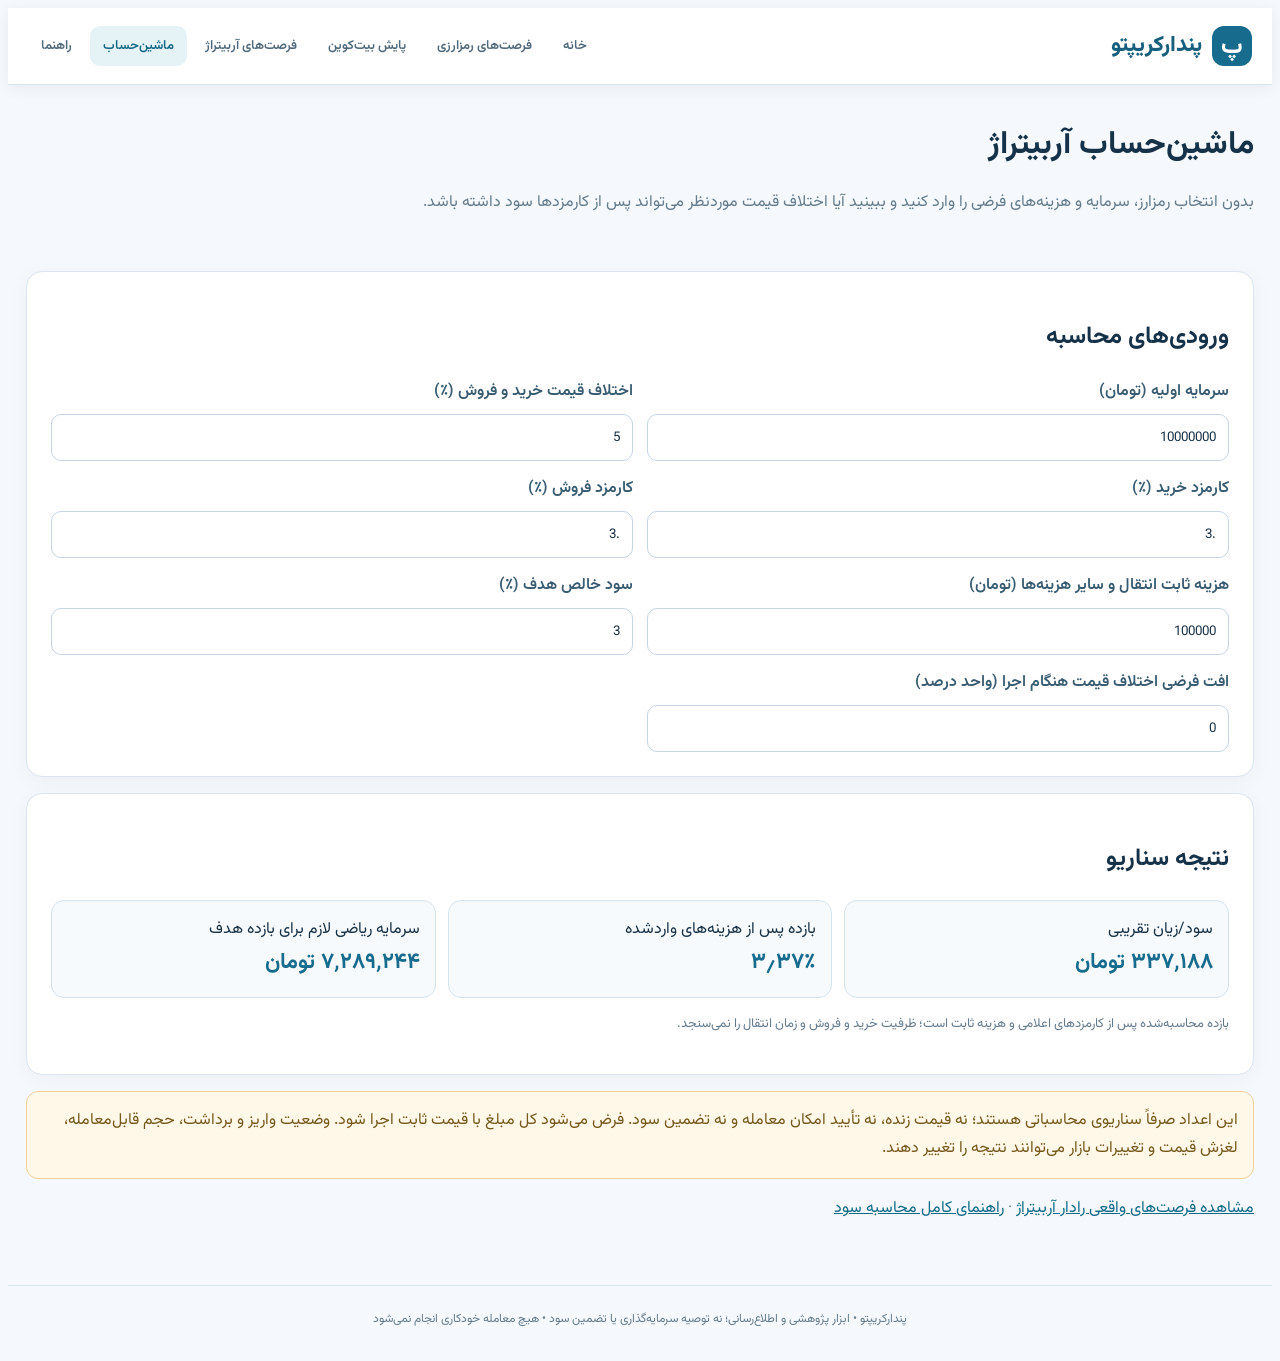
<file: calculator.html>
<!doctype html><html lang="fa" dir="rtl"><head><meta charset="utf-8"><meta name="viewport" content="width=device-width,initial-scale=1"><title>ماشین‌حساب آربیتراژ | پندارکریپتو</title><link rel="stylesheet" href="./styles.css"><style>main{max-width:1000px;margin:24px auto;padding:10px 18px}.hero{padding:22px 0}.hero h1{margin:0 0 12px}.calc{display:grid;grid-template-columns:repeat(2,minmax(0,1fr));gap:14px}.form-field{display:grid;gap:8px}.form-field label{font-weight:600;color:#385b70}.form-field input{padding:12px;width:100%}.panel{padding:24px;margin:16px 0}.stats{display:grid;grid-template-columns:repeat(3,1fr);gap:12px}.metric{border:1px solid #d6e3ed;border-radius:13px;background:#f6fafc;padding:15px}.metric b{font-size:22px;color:#176b8d;display:block;overflow-wrap:anywhere}.caution{background:#fff8e8;border:1px solid #efd29a;border-radius:12px;padding:15px;color:#75581d}.explain{font-size:13px;color:#526c80;line-height:2}@media(max-width:760px){.calc,.stats{grid-template-columns:1fr}}</style></head><body><main><div class="hero"><h1>ماشین‌حساب آربیتراژ</h1><p>بدون انتخاب رمزارز، سرمایه و هزینه‌های فرضی را وارد کنید و ببینید آیا اختلاف قیمت موردنظر می‌تواند پس از کارمزدها سود داشته باشد.</p></div><section class="panel"><h2>ورودی‌های محاسبه</h2><div class="calc"><div class="form-field"><label for="capital">سرمایه اولیه (تومان)</label><input id="capital" type="number" min="1" value="10000000"></div><div class="form-field"><label for="spread">اختلاف قیمت خرید و فروش (٪)</label><input id="spread" type="number" min="0" step=".01" value="5"></div><div class="form-field"><label for="buyFee">کارمزد خرید (٪)</label><input id="buyFee" type="number" min="0" step=".01" value=".3"></div><div class="form-field"><label for="sellFee">کارمزد فروش (٪)</label><input id="sellFee" type="number" min="0" step=".01" value=".3"></div><div class="form-field"><label for="transferFee">هزینه ثابت انتقال و سایر هزینه‌ها (تومان)</label><input id="transferFee" type="number" min="0" value="100000"></div><div class="form-field"><label for="target">سود خالص هدف (٪)</label><input id="target" type="number" min="0" step=".1" value="3"></div><div class="form-field"><label for="decay">افت فرضی اختلاف قیمت هنگام اجرا (واحد درصد)</label><input id="decay" type="number" min="0" step=".1" value="0"></div></div></section><section class="panel"><h2>نتیجه سناریو</h2><div class="stats"><div class="metric"><span>سود/زیان تقریبی</span><b id="profit">—</b></div><div class="metric"><span>بازده پس از هزینه‌های واردشده</span><b id="return">—</b></div><div class="metric"><span>سرمایه ریاضی لازم برای بازده هدف</span><b id="minimum">—</b></div></div><p class="explain" id="calcnote"></p></section><div class="caution">این اعداد صرفاً سناریوی محاسباتی هستند؛ نه قیمت زنده، نه تأیید امکان معامله و نه تضمین سود. فرض می‌شود کل مبلغ با قیمت ثابت اجرا شود. وضعیت واریز و برداشت، حجم قابل‌معامله، لغزش قیمت و تغییرات بازار می‌توانند نتیجه را تغییر دهند.</div><p><a href="./arbitrage.html">مشاهده فرصت‌های واقعی رادار آربیتراژ</a> · <a href="./guide.html#calculation">راهنمای کامل محاسبه سود</a></p></main><script src="./site.js" defer></script><script>
const el=id=>document.getElementById(id), format=n=>Math.round(n).toLocaleString('fa-IR');function calculate(){const ids=['capital','spread','buyFee','sellFee','transferFee','target','decay'];const n=Object.fromEntries(ids.map(id=>[id,Number(el(id).value)]));if(ids.some(id=>el(id).value===''||!Number.isFinite(n[id])||n[id]<0)||n.capital<=0||n.buyFee>=100||n.sellFee>=100){el('profit').textContent='ورودی نامعتبر';el('return').textContent='—';el('minimum').textContent='—';return;}const factor=(1+(n.spread-n.decay)/100)*(1-n.sellFee/100)/(1+n.buyFee/100);const profit=n.capital*(factor-1)-n.transferFee;el('profit').textContent=format(profit)+' تومان';el('return').textContent=(profit/n.capital*100).toLocaleString('fa-IR',{maximumFractionDigits:2})+'٪';const margin=factor-1-n.target/100;el('minimum').textContent=margin<=0?'با این شرایط قابل دستیابی نیست':n.transferFee===0?'بیش از صفر (بدون هزینه ثابت)':format(n.transferFee/margin)+' تومان';el('calcnote').textContent='بازده محاسبه‌شده پس از کارمزدهای اعلامی و هزینه ثابت است؛ ظرفیت خرید و فروش و زمان انتقال را نمی‌سنجد.';}for(const id of ['capital','spread','buyFee','sellFee','transferFee','target','decay'])el(id).addEventListener('input',calculate);calculate();
</script></body></html>
</file>
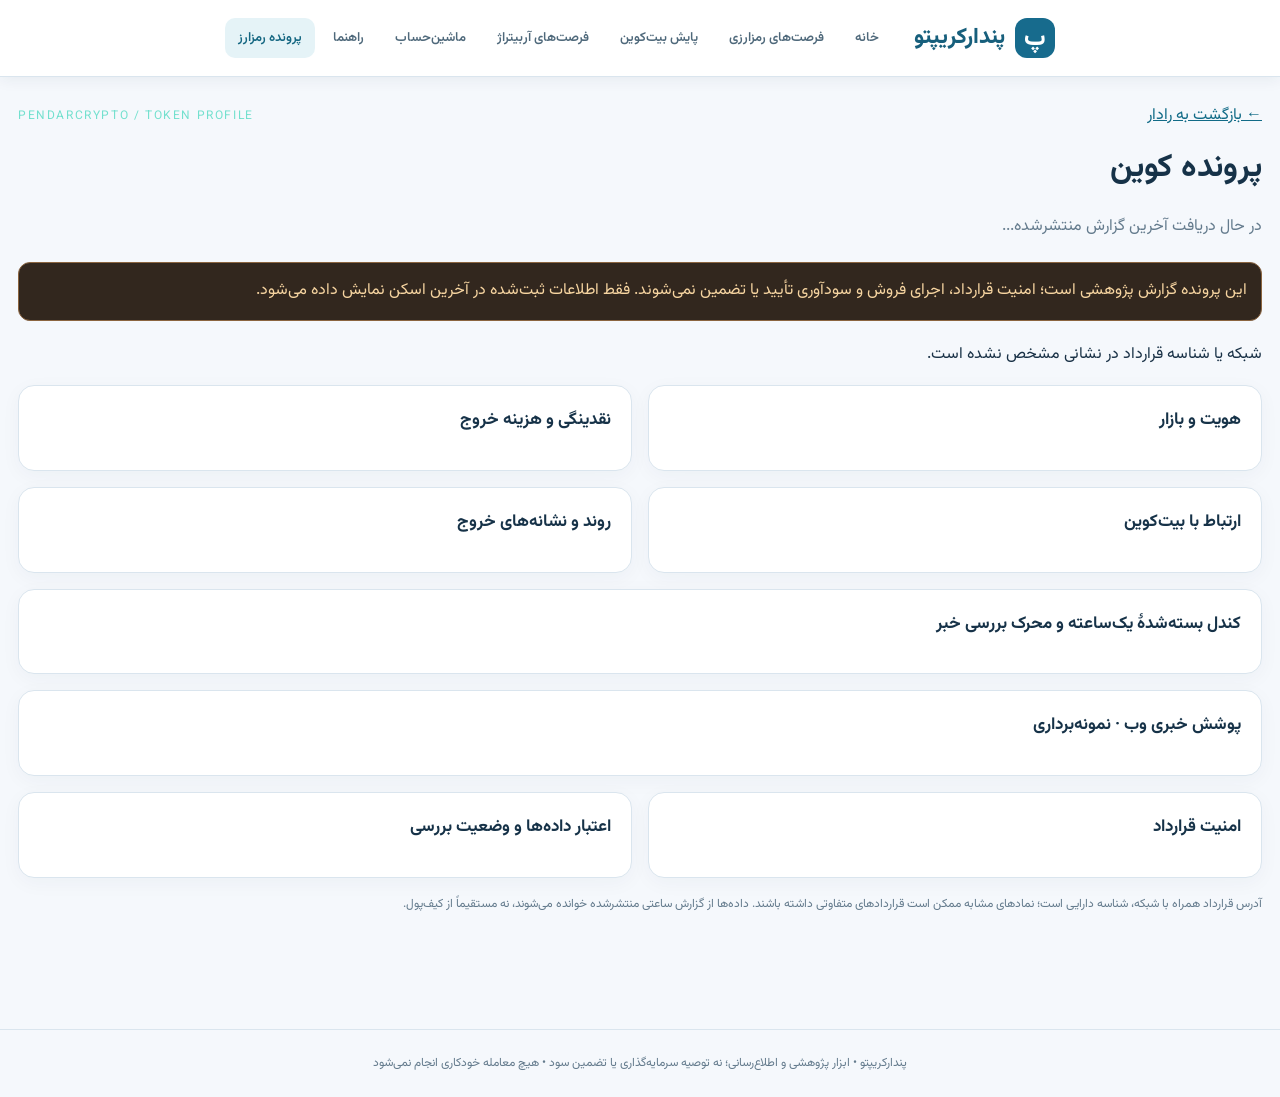
<file: coin.html>
<!doctype html>
<html lang="fa" dir="rtl"><head><meta charset="utf-8"><meta name="viewport" content="width=device-width,initial-scale=1"><title>پرونده کوین | پندارکریپتو</title>
<style>
:root{color-scheme:dark;font-family:Tahoma,Arial,sans-serif;background:#0a1120;color:#edf4ff}*{box-sizing:border-box}body{margin:0;background:#0a1120}main{max-width:1100px;margin:auto;padding:25px 18px 65px}a{color:#75e1d2}header{display:flex;justify-content:space-between;align-items:center;gap:16px;flex-wrap:wrap}.eyebrow{color:#73e0ce;letter-spacing:1.6px;font-size:12px}.card{border:1px solid #30435c;background:#142238;border-radius:16px;padding:20px;min-width:0}.grid{display:grid;grid-template-columns:repeat(2,minmax(0,1fr));gap:14px;margin:16px 0}.wide{grid-column:1/-1}h1{font-size:32px;margin:10px 0}h2{font-size:17px;margin:0 0 14px}p{color:#b0c4d9;line-height:1.9}.k{color:#9aafc6;font-size:12px}.v{font-size:18px;margin-top:9px;overflow-wrap:anywhere}.item{padding:10px 0;border-bottom:1px solid #2c4056}.item:last-child{border-bottom:0}.alert{border:1px solid #8b6540;color:#f7d5a1;background:#32271e;padding:14px;border-radius:12px;margin:20px 0;line-height:1.8}.fine{font-size:12px;color:#91a9c2;line-height:1.8}.mono{direction:ltr;unicode-bidi:plaintext;font-family:monospace;overflow-wrap:anywhere}button{padding:11px;border:1px solid #477469;background:#1b4e4c;color:#e9fffb;border-radius:10px;cursor:pointer}@media(max-width:700px){.grid{grid-template-columns:1fr}.wide{grid-column:auto}}
</style><link rel="stylesheet" href="./styles.css"></head>
<body><main>
<header><a href="./">← بازگشت به رادار</a><span class="eyebrow">PENDARCRYPTO / TOKEN PROFILE</span></header>
<h1 id="name">پرونده کوین</h1><p id="subtitle">در حال دریافت آخرین گزارش منتشرشده...</p>
<div class="alert">این پرونده گزارش پژوهشی است؛ امنیت قرارداد، اجرای فروش و سودآوری تأیید یا تضمین نمی‌شوند. فقط اطلاعات ثبت‌شده در آخرین اسکن نمایش داده می‌شود.</div>
<div id="state" role="status"></div>
<div class="grid" id="profile" hidden>
<section class="card"><h2>هویت و بازار</h2><div id="identity"></div></section>
<section class="card"><h2>نقدینگی و هزینه خروج</h2><div id="liquidity"></div></section>
<section class="card"><h2>ارتباط با بیت‌کوین</h2><div id="btc"></div></section>
<section class="card"><h2>روند و نشانه‌های خروج</h2><div id="trend"></div></section>
<section class="card wide"><h2>کندل بسته‌شدهٔ یک‌ساعته و محرک بررسی خبر</h2><div id="hourly"></div></section>
<section class="card wide"><h2>پوشش خبری وب · نمونه‌برداری</h2><div id="news"></div></section>
<section class="card"><h2>امنیت قرارداد</h2><div id="security"></div></section>
<section class="card"><h2>اعتبار داده‌ها و وضعیت بررسی</h2><div id="quality"></div></section>
</div><p class="fine">آدرس قرارداد همراه با شبکه، شناسه دارایی است؛ نمادهای مشابه ممکن است قراردادهای متفاوتی داشته باشند. داده‌ها از گزارش ساعتی منتشرشده خوانده می‌شوند، نه مستقیماً از کیف‌پول.</p>
</main>
<script src="./site.js" defer></script><script>
const el=id=>document.getElementById(id);
const params=new URLSearchParams(location.search);
const chain=params.get('network'),contract=params.get('contract');
const fmt=n=>Number(n).toLocaleString('en-US',{maximumFractionDigits:2});
function field(parent,title,value){
 const wrap=document.createElement('div');wrap.className='item';
 const a=document.createElement('div');a.className='k';a.textContent=title;
 const b=document.createElement('div');b.className='v';b.textContent=value??'داده کافی نیست';
 wrap.append(a,b);parent.append(wrap);
}
function textLink(parent,title,url){
 const div=document.createElement('div');div.className='item';
 const a=document.createElement('a');a.href=url;a.textContent=title;a.target='_blank';a.rel='noopener noreferrer';div.append(a);parent.append(div);
}
function percent(n){return Number.isFinite(Number(n))?fmt(n)+'٪':'داده کافی نیست'}
function corr(x){return x&&x.status==='ok'?String(x.coefficient)+' (از '+x.observations+' مشاهده)':'داده کافی نیست'}
function trend(x){if(!x||x.status!=='ok')return 'داده کافی نیست';return (x.uptrend?'روند رو به بالا':'روند غیرصعودی')+'؛ '+(x.decelerating?'کاهش شتاب مشاهده شده':'کاهش شتاب ثبت نشده')}
async function load(){
 if(!chain||!contract){el('state').textContent='شبکه یا شناسه قرارداد در نشانی مشخص نشده است.';return}
 try{
  const response=await fetch('./radar.json?t='+Date.now(),{cache:'no-store'});
  if(!response.ok)throw new Error('HTTP '+response.status);
  const d=await response.json();
  const x=(d.candidates||[]).find(v=>v.network===chain&&(chain==='solana'?v.contract===contract:String(v.contract).toLowerCase()===contract.toLowerCase()));
  if(!x){el('state').textContent='این دارایی در فهرست آخرین گزارش وجود ندارد. ممکن است از فهرست محدود فعلی خارج شده باشد.';return}
  try{
    const live=await fetch('https://raw.githubusercontent.com/nimania/crypto/hourly-data/hourly.json?t='+Date.now(),{cache:'no-store'});
    if(live.ok){
      const feed=await live.json();
      const identity=x.network+':'+(x.network==='solana'?x.contract:String(x.contract).toLowerCase());
      const update=(feed.tokens||{})[identity];
      if(update){x.hourly_technical=update;if(update.last_news)x.web_attention=update.last_news;}
    }
  }catch(error){/* leave published hourly snapshot intact */}
  el('state').textContent='آخرین گزارش: '+(d.generated_at||'نامشخص');
  el('name').textContent=(x.symbol||'توکن')+' — '+x.network;
  el('subtitle').textContent='پرونده مبتنی بر شناسه قرارداد، نه فقط نماد توکن';
  el('profile').hidden=false;
  const identity=el('identity');field(identity,'شبکه',x.network);field(identity,'نماد',x.symbol);field(identity,'قرارداد',x.contract);field(identity,'شناسه استخر',x.pool);field(identity,'امتیاز فعالیت استخر (نه احتمال سود)',x.research_priority===undefined?'نامشخص':String(x.research_priority)+' از ۱۰۰');
  if(typeof x.market_url==='string'&&x.market_url.startsWith('https://'))textLink(identity,'مشاهده استخر و منبع',x.market_url);
  const liq=el('liquidity');field(liq,'نقدینگی گزارش‌شده',x.liquidity_usd==null?'داده کافی نیست':'$'+fmt(x.liquidity_usd));field(liq,'حجم ۲۴ ساعت',x.volume_24h_usd==null?'داده کافی نیست':'$'+fmt(x.volume_24h_usd));field(liq,'تأیید نقدشوندگی واقعی',(x.liquidity_review||{}).status==='reported_not_verified'?'فقط عدد گزارش‌شده؛ عمق اجرای سفارش تأیید نشده':'داده کافی نیست');const scenarios=x.sell_impact_scenarios||[];for(const z of scenarios)field(liq,'اثر فرضی فروش '+(z.trade_usd||'?')+' دلار',z.status==='hypothetical_model_only'?percent(z.estimated_price_impact_pct)+' — مدل فرضی، نه قیمت اجرایی':'بررسی نشده');
  field(liq,'قابلیت فروش','تراکنش فروش شبیه‌سازی نشده');
  const btc=el('btc');const rel=x.btc_relationship||{};field(btc,'همبستگی روزانه BTC',corr(rel.daily_30));field(btc,'همبستگی هفتگی BTC',corr(rel.weekly_26));const rs=(x.relative_strength||{}).periods||{};for(const period of ['7d','30d','90d']){const v=rs[period];field(btc,'عملکرد نسبی '+period+' نسبت به BTC',v&&v.status==='ok'?percent(v.relative_return_pct)+' واحد درصد تفاوت بازده':'داده کافی نیست')}
  const tr=el('trend');field(tr,'وضعیت ارزیابی خروج',x.exit_watch||'داده کافی نیست');field(tr,'روند روزانه',trend((x.timeframes||{}).day));field(tr,'روند هفتگی',trend((x.timeframes||{}).week));field(tr,'تفسیر','کاهش شتاب به‌تنهایی ثابت نمی‌کند سقف قیمت تشکیل شده است');
  const hourly=el('hourly');const hc=x.hourly_technical||{};field(hourly,'وضعیت داده',hc.status||'تحلیل ساعتی انجام نشده');field(hourly,'آخرین کندل بسته‌شده (UTC)',hc.last_closed_at?new Date(hc.last_closed_at*1000).toISOString():'نامشخص');field(hourly,'رویداد تکنیکال',hc.signal||'ثبت نشده');field(hourly,'بررسی خبری',hc.news_trigger?'به علت عبور از مرز ۱۹ کندل پیشین فعال شد':'محرک تکنیکال تأییدشده ثبت نشده');
  const news=el('news');const coverage=x.web_attention||{};const newsStatus={sampled:'نمونه‌برداری انجام شد',ambiguous_identity:'نام توکن برای جست‌وجوی مطمئن مبهم است',unavailable:'منبع خبری در دسترس نبود',not_sampled_this_run:'در این نوبت نمونه‌برداری نشده',not_triggered:'عبور تکنیکال تازه‌ای برای جست‌وجوی خبر ثبت نشده'};field(news,'وضعیت',newsStatus[coverage.status]||'نامشخص');field(news,'تعداد خبرهای نمونه در ۲۴ ساعت',coverage.sample_count_24h==null?'داده‌ای دریافت نشده':String(coverage.sample_count_24h));field(news,'وضعیت ترند','هنوز تعیین نشده؛ بدون سابقهٔ زمانی نمی‌توان رشد توجه را محاسبه کرد');for(const entry of (coverage.articles||[])){if(typeof entry.url==='string'&&entry.url.startsWith('https://'))textLink(news,(entry.title||'خبر')+' — '+(entry.source||''),entry.url)}
  const sec=el('security');const risk=x.security_review||{};field(sec,'نتیجه بررسی',risk.status||'بررسی نشده');field(sec,'محدوده پوشش',risk.provider||'پوشش تأیید نشده');field(sec,'پرچم‌های ریسک',(risk.red_flags||[]).length?risk.red_flags.join('، '):risk.status==='no_flags_in_checked_fields'?'در فیلدهای محدود بررسی‌شده هشدار ثبت نشده؛ تضمین امنیت نیست':'امنیت تأیید نشده');field(sec,'آزمون فروش',risk.simulation_performed?'نتیجه بررسی باید مستقل تأیید شود':'انجام نشده');
  const qual=el('quality');field(qual,'سطح بررسی',x.detail_status==='deep_analysis_selected'?'انتخاب‌شده برای تحلیل عمیق اولیه':'تحلیل تکمیلی هنوز انجام نشده');field(qual,'تاریخ گزارش',d.generated_at||'نامشخص');field(qual,'محدودیت','نتایج API ممکن است ناقص یا تأخیردار باشند؛ این پرونده سیگنال معاملاتی نیست');
 }catch(e){el('state').textContent='دریافت داده ناموفق بود: '+e.message}
}
load();
</script></body></html>
</file>
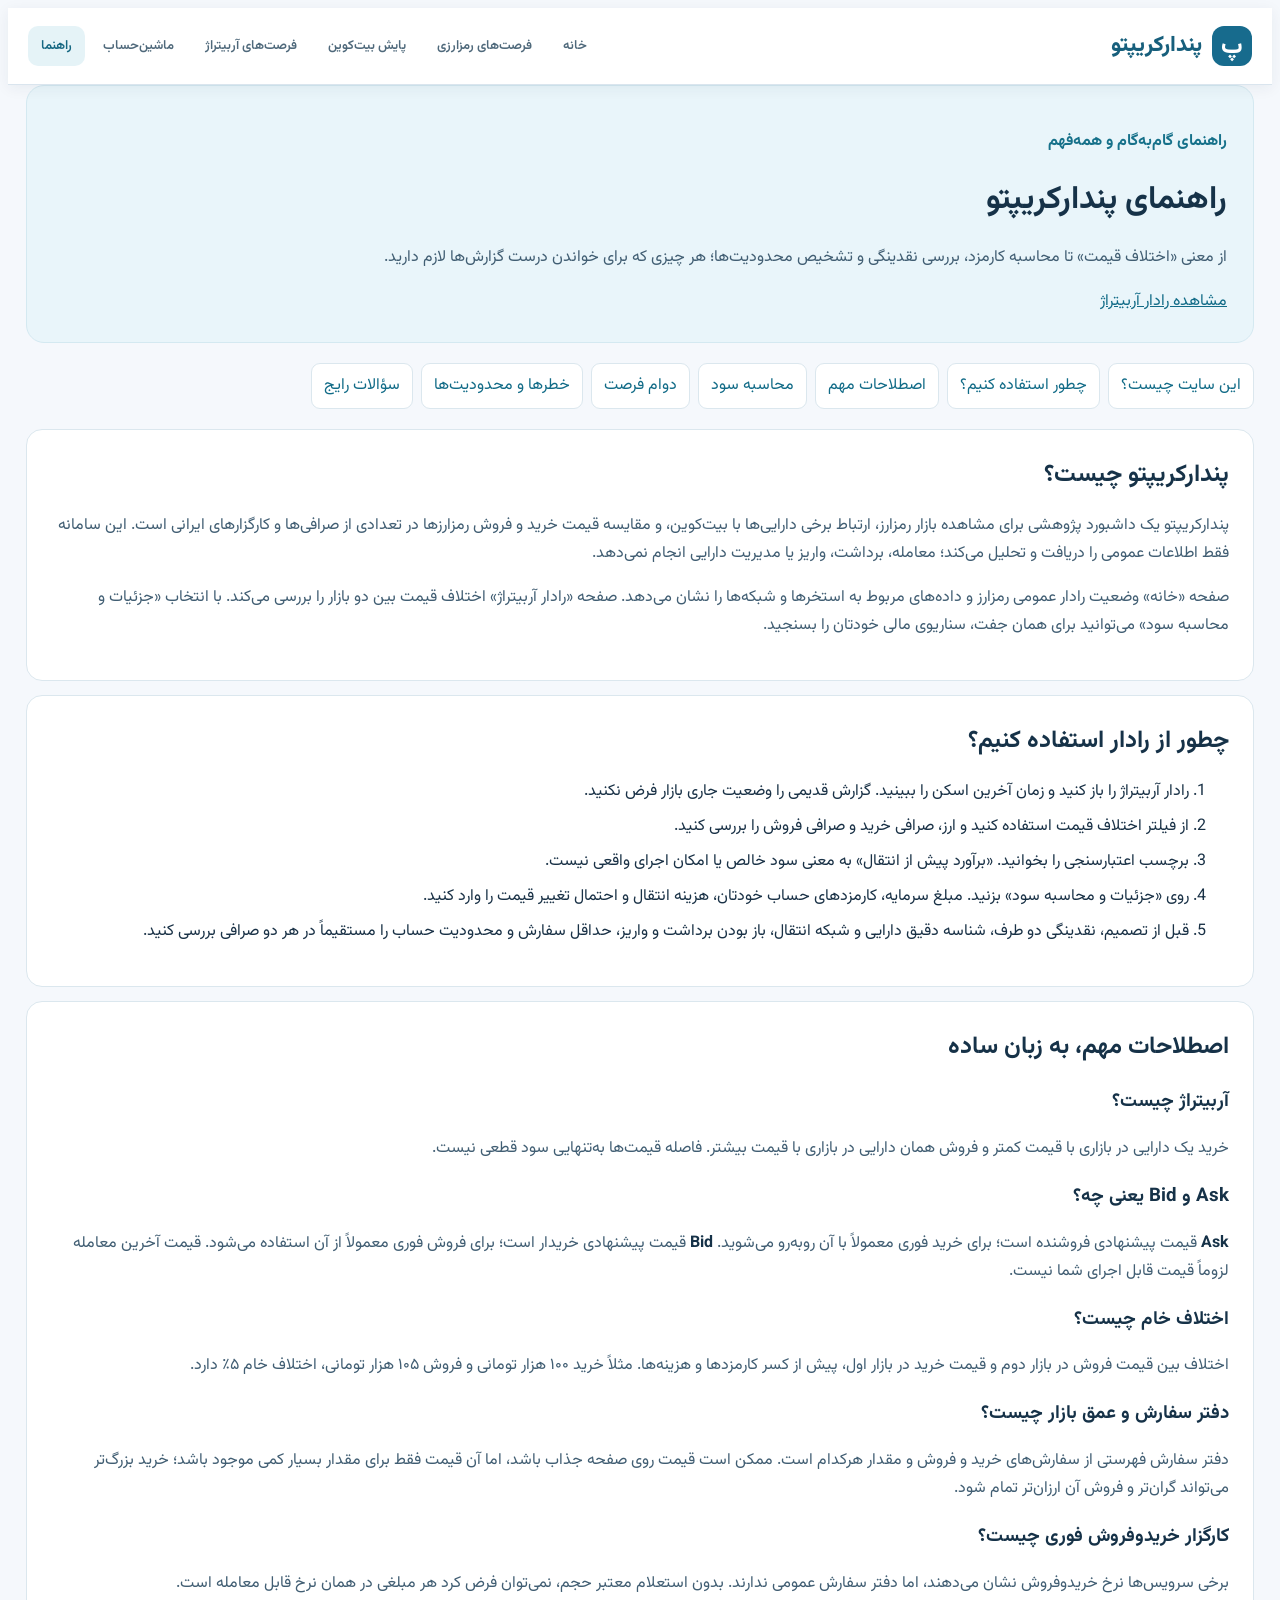
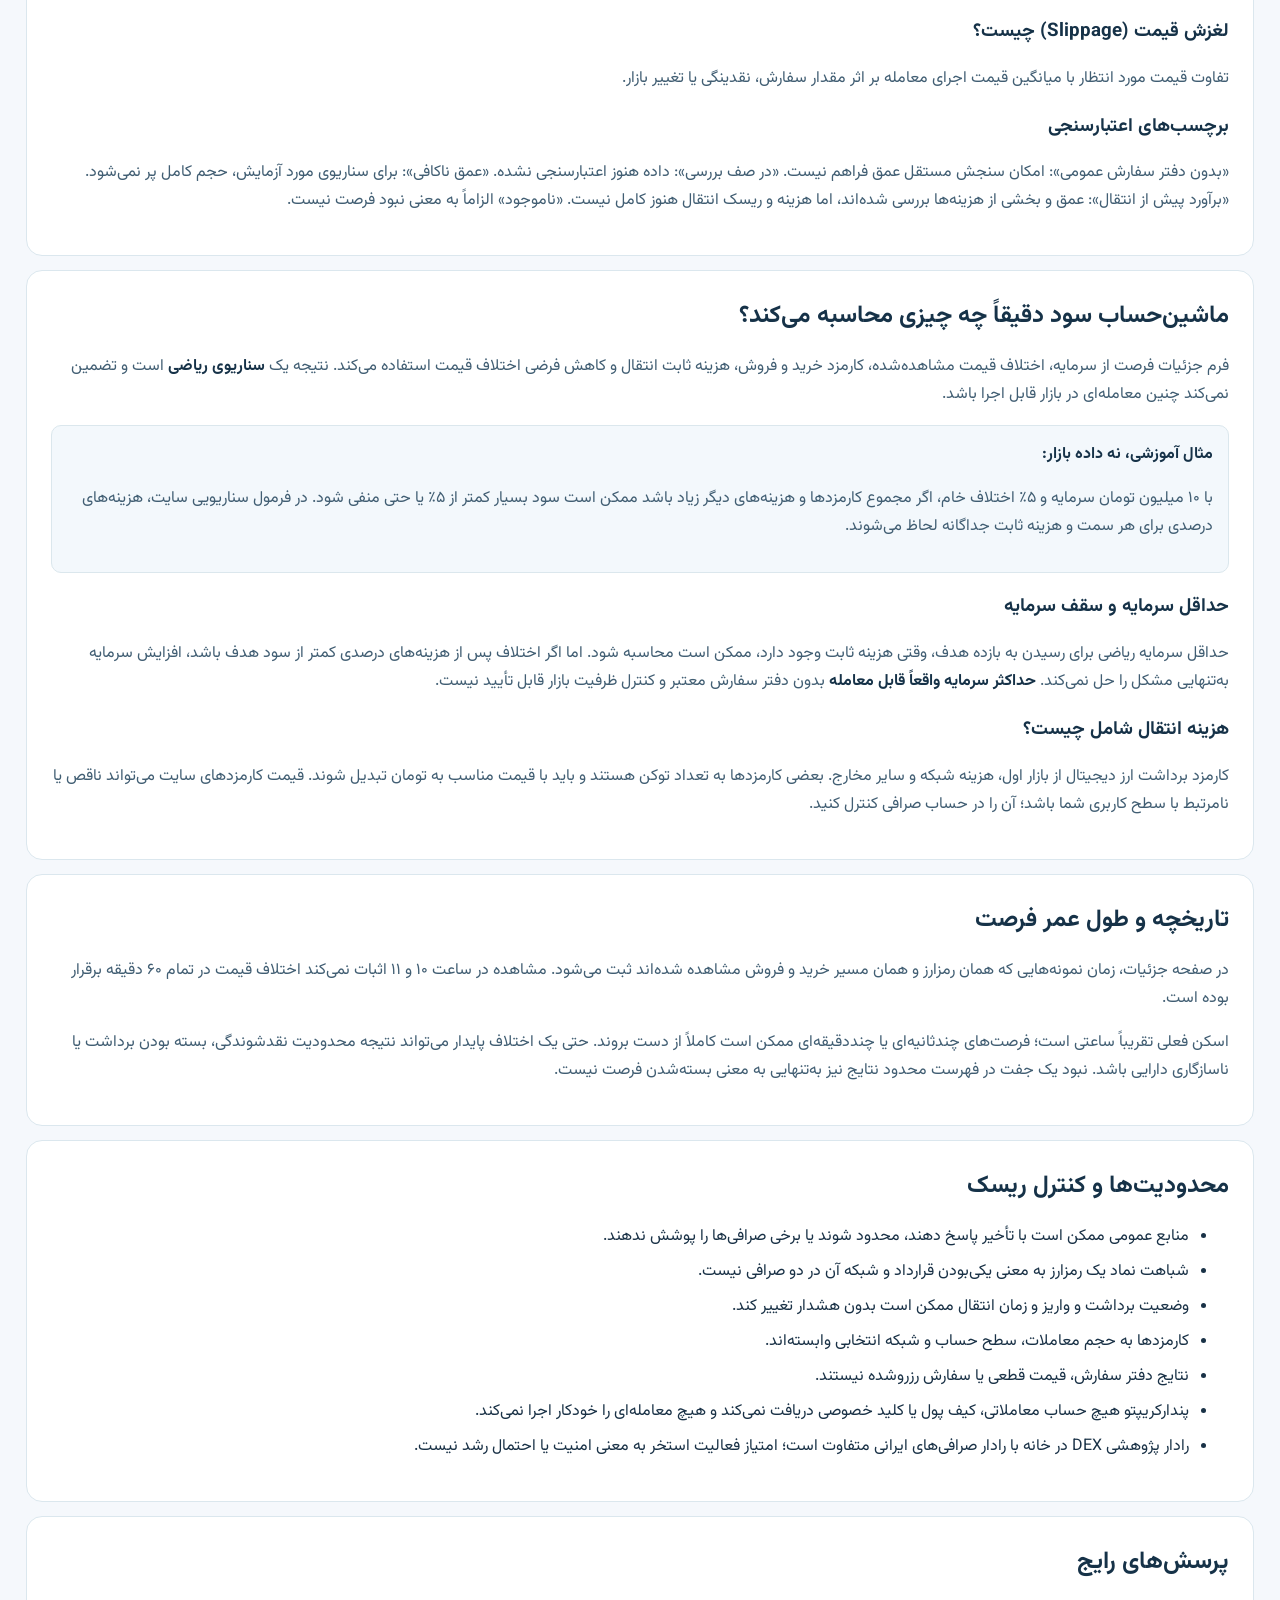
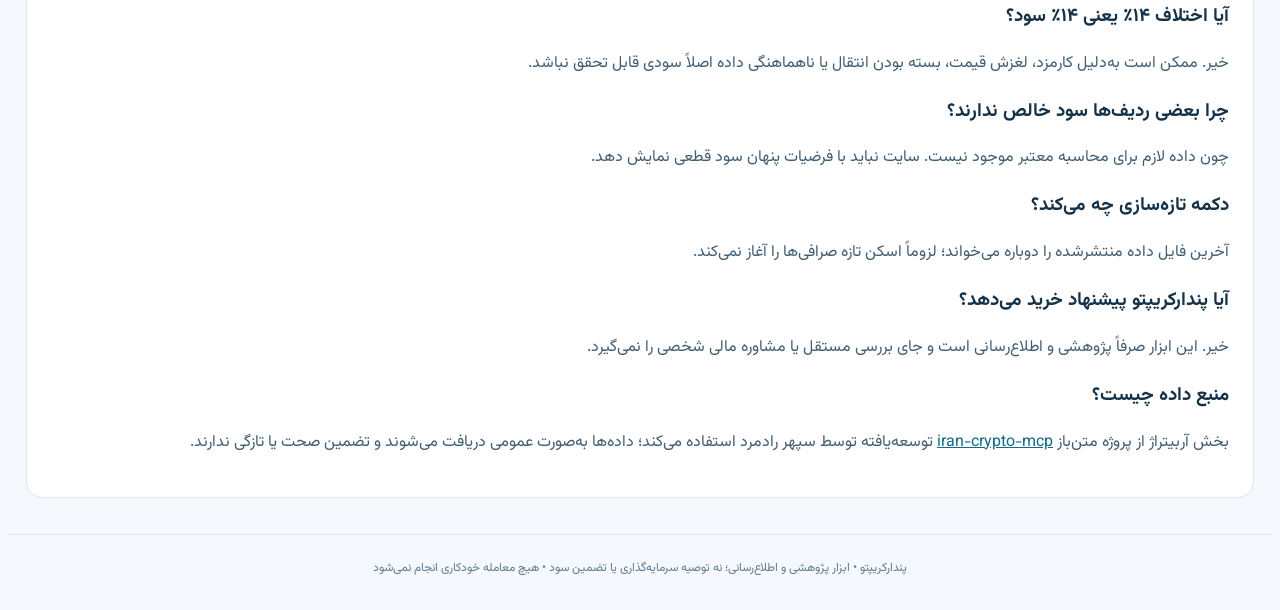
<file: guide.html>
<!doctype html><html lang="fa" dir="rtl"><head><meta charset="utf-8"><meta name="viewport" content="width=device-width,initial-scale=1"><title>راهنمای کامل پندارکریپتو</title><link rel="stylesheet" href="./styles.css"><style>main{max-width:960px;margin:32px auto;padding:0 18px}.intro{background:#e9f5fa;border:1px solid #d4e9f1;padding:26px;border-radius:18px}.intro h1{margin:0 0 10px}.toc{display:flex;flex-wrap:wrap;gap:8px;margin:20px 0}.toc a{padding:8px 12px;background:white;border:1px solid #dbe7ee;border-radius:9px;text-decoration:none}article section{background:#fff;border:1px solid #dbe7ee;padding:24px;border-radius:16px;margin:14px 0}article h2{margin:0 0 14px}article h3{margin:18px 0 4px}li{margin:7px 0}code{direction:ltr;display:inline-block;background:#edf2f7;padding:2px 6px;border-radius:5px}.example{background:#f3f8fc;padding:15px;border-radius:10px;border:1px solid #dbe7ed}p{color:#415e73!important}</style></head><body><main><div class="intro"><p style="color:#16718a!important;font-weight:700">راهنمای گام‌به‌گام و همه‌فهم</p><h1>راهنمای پندارکریپتو</h1><p>از معنی «اختلاف قیمت» تا محاسبه کارمزد، بررسی نقدینگی و تشخیص محدودیت‌ها؛ هر چیزی که برای خواندن درست گزارش‌ها لازم دارید.</p><a href="./arbitrage.html">مشاهده رادار آربیتراژ</a></div><nav class="toc" aria-label="فهرست راهنما"><a href="#what">این سایت چیست؟</a><a href="#how">چطور استفاده کنیم؟</a><a href="#terms">اصطلاحات مهم</a><a href="#calculation">محاسبه سود</a><a href="#history">دوام فرصت</a><a href="#limits">خطرها و محدودیت‌ها</a><a href="#faq">سؤالات رایج</a></nav><article><section id="what"><h2>پندارکریپتو چیست؟</h2><p>پندارکریپتو یک داشبورد پژوهشی برای مشاهده بازار رمزارز، ارتباط برخی دارایی‌ها با بیت‌کوین، و مقایسه قیمت خرید و فروش رمزارزها در تعدادی از صرافی‌ها و کارگزارهای ایرانی است. این سامانه فقط اطلاعات عمومی را دریافت و تحلیل می‌کند؛ معامله، برداشت، واریز یا مدیریت دارایی انجام نمی‌دهد.</p><p>صفحه «خانه» وضعیت رادار عمومی رمزارز و داده‌های مربوط به استخرها و شبکه‌ها را نشان می‌دهد. صفحه «رادار آربیتراژ» اختلاف قیمت بین دو بازار را بررسی می‌کند. با انتخاب «جزئیات و محاسبه سود» می‌توانید برای همان جفت، سناریوی مالی خودتان را بسنجید.</p></section><section id="how"><h2>چطور از رادار استفاده کنیم؟</h2><ol><li>رادار آربیتراژ را باز کنید و زمان آخرین اسکن را ببینید. گزارش قدیمی را وضعیت جاری بازار فرض نکنید.</li><li>از فیلتر اختلاف قیمت استفاده کنید و ارز، صرافی خرید و صرافی فروش را بررسی کنید.</li><li>برچسب اعتبارسنجی را بخوانید. «برآورد پیش از انتقال» به معنی سود خالص یا امکان اجرای واقعی نیست.</li><li>روی «جزئیات و محاسبه سود» بزنید. مبلغ سرمایه، کارمزدهای حساب خودتان، هزینه انتقال و احتمال تغییر قیمت را وارد کنید.</li><li>قبل از تصمیم، نقدینگی دو طرف، شناسه دقیق دارایی و شبکه انتقال، باز بودن برداشت و واریز، حداقل سفارش و محدودیت حساب را مستقیماً در هر دو صرافی بررسی کنید.</li></ol></section><section id="terms"><h2>اصطلاحات مهم، به زبان ساده</h2><h3>آربیتراژ چیست؟</h3><p>خرید یک دارایی در بازاری با قیمت کمتر و فروش همان دارایی در بازاری با قیمت بیشتر. فاصله قیمت‌ها به‌تنهایی سود قطعی نیست.</p><h3>Ask و Bid یعنی چه؟</h3><p><b>Ask</b> قیمت پیشنهادی فروشنده است؛ برای خرید فوری معمولاً با آن روبه‌رو می‌شوید. <b>Bid</b> قیمت پیشنهادی خریدار است؛ برای فروش فوری معمولاً از آن استفاده می‌شود. قیمت آخرین معامله لزوماً قیمت قابل اجرای شما نیست.</p><h3>اختلاف خام چیست؟</h3><p>اختلاف بین قیمت فروش در بازار دوم و قیمت خرید در بازار اول، پیش از کسر کارمزدها و هزینه‌ها. مثلاً خرید ۱۰۰ هزار تومانی و فروش ۱۰۵ هزار تومانی، اختلاف خام ۵٪ دارد.</p><h3>دفتر سفارش و عمق بازار چیست؟</h3><p>دفتر سفارش فهرستی از سفارش‌های خرید و فروش و مقدار هرکدام است. ممکن است قیمت روی صفحه جذاب باشد، اما آن قیمت فقط برای مقدار بسیار کمی موجود باشد؛ خرید بزرگ‌تر می‌تواند گران‌تر و فروش آن ارزان‌تر تمام شود.</p><h3>کارگزار خریدوفروش فوری چیست؟</h3><p>برخی سرویس‌ها نرخ خریدوفروش نشان می‌دهند، اما دفتر سفارش عمومی ندارند. بدون استعلام معتبر حجم، نمی‌توان فرض کرد هر مبلغی در همان نرخ قابل معامله است.</p><h3>لغزش قیمت (Slippage) چیست؟</h3><p>تفاوت قیمت مورد انتظار با میانگین قیمت اجرای معامله بر اثر مقدار سفارش، نقدینگی یا تغییر بازار.</p><h3>برچسب‌های اعتبارسنجی</h3><p>«بدون دفتر سفارش عمومی»: امکان سنجش مستقل عمق فراهم نیست. «در صف بررسی»: داده هنوز اعتبارسنجی نشده. «عمق ناکافی»: برای سناریوی مورد آزمایش، حجم کامل پر نمی‌شود. «برآورد پیش از انتقال»: عمق و بخشی از هزینه‌ها بررسی شده‌اند، اما هزینه و ریسک انتقال هنوز کامل نیست. «ناموجود» الزاماً به معنی نبود فرصت نیست.</p></section><section id="calculation"><h2>ماشین‌حساب سود دقیقاً چه چیزی محاسبه می‌کند؟</h2><p>فرم جزئیات فرصت از سرمایه، اختلاف قیمت مشاهده‌شده، کارمزد خرید و فروش، هزینه ثابت انتقال و کاهش فرضی اختلاف قیمت استفاده می‌کند. نتیجه یک <b>سناریوی ریاضی</b> است و تضمین نمی‌کند چنین معامله‌ای در بازار قابل اجرا باشد.</p><div class="example"><b>مثال آموزشی، نه داده بازار:</b><p>با ۱۰ میلیون تومان سرمایه و ۵٪ اختلاف خام، اگر مجموع کارمزدها و هزینه‌های دیگر زیاد باشد ممکن است سود بسیار کمتر از ۵٪ یا حتی منفی شود. در فرمول سناریویی سایت، هزینه‌های درصدی برای هر سمت و هزینه ثابت جداگانه لحاظ می‌شوند.</p></div><h3>حداقل سرمایه و سقف سرمایه</h3><p>حداقل سرمایه ریاضی برای رسیدن به بازده هدف، وقتی هزینه ثابت وجود دارد، ممکن است محاسبه شود. اما اگر اختلاف پس از هزینه‌های درصدی کمتر از سود هدف باشد، افزایش سرمایه به‌تنهایی مشکل را حل نمی‌کند. <b>حداکثر سرمایه واقعاً قابل معامله</b> بدون دفتر سفارش معتبر و کنترل ظرفیت بازار قابل تأیید نیست.</p><h3>هزینه انتقال شامل چیست؟</h3><p>کارمزد برداشت ارز دیجیتال از بازار اول، هزینه شبکه و سایر مخارج. بعضی کارمزدها به تعداد توکن هستند و باید با قیمت مناسب به تومان تبدیل شوند. قیمت کارمزدهای سایت می‌تواند ناقص یا نامرتبط با سطح کاربری شما باشد؛ آن را در حساب صرافی کنترل کنید.</p></section><section id="history"><h2>تاریخچه و طول عمر فرصت</h2><p>در صفحه جزئیات، زمان نمونه‌هایی که همان رمزارز و همان مسیر خرید و فروش مشاهده شده‌اند ثبت می‌شود. مشاهده در ساعت ۱۰ و ۱۱ اثبات نمی‌کند اختلاف قیمت در تمام ۶۰ دقیقه برقرار بوده است.</p><p>اسکن فعلی تقریباً ساعتی است؛ فرصت‌های چندثانیه‌ای یا چنددقیقه‌ای ممکن است کاملاً از دست بروند. حتی یک اختلاف پایدار می‌تواند نتیجه محدودیت نقدشوندگی، بسته بودن برداشت یا ناسازگاری دارایی باشد. نبود یک جفت در فهرست محدود نتایج نیز به‌تنهایی به معنی بسته‌شدن فرصت نیست.</p></section><section id="limits"><h2>محدودیت‌ها و کنترل ریسک</h2><ul><li>منابع عمومی ممکن است با تأخیر پاسخ دهند، محدود شوند یا برخی صرافی‌ها را پوشش ندهند.</li><li>شباهت نماد یک رمزارز به معنی یکی‌بودن قرارداد و شبکه آن در دو صرافی نیست.</li><li>وضعیت برداشت و واریز و زمان انتقال ممکن است بدون هشدار تغییر کند.</li><li>کارمزدها به حجم معاملات، سطح حساب و شبکه انتخابی وابسته‌اند.</li><li>نتایج دفتر سفارش، قیمت قطعی یا سفارش رزروشده نیستند.</li><li>پندارکریپتو هیچ حساب معاملاتی، کیف پول یا کلید خصوصی دریافت نمی‌کند و هیچ معامله‌ای را خودکار اجرا نمی‌کند.</li><li>رادار پژوهشی DEX در خانه با رادار صرافی‌های ایرانی متفاوت است؛ امتیاز فعالیت استخر به معنی امنیت یا احتمال رشد نیست.</li></ul></section><section id="faq"><h2>پرسش‌های رایج</h2><h3>آیا اختلاف ۱۴٪ یعنی ۱۴٪ سود؟</h3><p>خیر. ممکن است به‌دلیل کارمزد، لغزش قیمت، بسته بودن انتقال یا ناهماهنگی داده اصلاً سودی قابل تحقق نباشد.</p><h3>چرا بعضی ردیف‌ها سود خالص ندارند؟</h3><p>چون داده لازم برای محاسبه معتبر موجود نیست. سایت نباید با فرضیات پنهان سود قطعی نمایش دهد.</p><h3>دکمه تازه‌سازی چه می‌کند؟</h3><p>آخرین فایل داده منتشرشده را دوباره می‌خواند؛ لزوماً اسکن تازه صرافی‌ها را آغاز نمی‌کند.</p><h3>آیا پندارکریپتو پیشنهاد خرید می‌دهد؟</h3><p>خیر. این ابزار صرفاً پژوهشی و اطلاع‌رسانی است و جای بررسی مستقل یا مشاوره مالی شخصی را نمی‌گیرد.</p><h3>منبع داده چیست؟</h3><p>بخش آربیتراژ از پروژه متن‌باز <a href="https://github.com/sepehr071/iran-crypto-mcp" rel="noopener noreferrer" target="_blank">iran-crypto-mcp</a> توسعه‌یافته توسط سپهر رادمرد استفاده می‌کند؛ داده‌ها به‌صورت عمومی دریافت می‌شوند و تضمین صحت یا تازگی ندارند.</p></section></article></main><script src="./site.js" defer></script></body></html>
</file>
<file: styles.css>
@import url('https://fonts.googleapis.com/css2?family=Vazirmatn:wght@300;400;500;600;700;800&display=swap');
:root{color-scheme:light!important;font-family:Vazirmatn,Tahoma,sans-serif!important;background:#f5f8fc!important;color:#193146!important;--blue:#176b8d;--border:#dae5ee;--muted:#637c90}
html{scroll-behavior:smooth}*{box-sizing:border-box}body{font-family:Vazirmatn,Tahoma,sans-serif!important;background:#f5f8fc!important;color:#193146!important;line-height:1.75}
body::before{content:none!important}h1,h2,h3,h4,b,strong,th{color:#163248}p,.small,.muted,.label,.fine,footer{color:#647b8d!important}a{color:#116b87!important}a:hover{text-decoration:underline}button,select,input{font-family:Vazirmatn,Tahoma,sans-serif!important}button{cursor:pointer}input,select{background:#fff!important;color:#193146!important;border:1px solid #c5d5e3!important;border-radius:10px}input:focus,select:focus,button:focus-visible,a:focus-visible{outline:3px solid #99cce0;outline-offset:2px}
main,.content{max-width:1280px!important;margin:auto!important}.content{padding:28px!important}.sidebar{background:#fff!important;border-color:var(--border)!important}.sidebar .menu a,.menu span{color:#426578!important}.sidebar .active{background:#e6f4f7!important;color:#176b8d!important}
.card,.panel,.mini,.tablewrap,.tablecard{background:#fff!important;border:1px solid var(--border)!important;box-shadow:0 5px 20px rgba(20,58,86,.04)!important;color:#193146!important;border-radius:16px!important}
.grid,.cards,.two{gap:16px!important}.warning,.banner{background:#fff8e8!important;border:1px solid #f0d59e!important;color:#805b18!important}.tag,.pill,.network,.filter{background:#eef5fa!important;color:#37687c!important;border-color:#d1e1ec!important}.filter.active{background:#d7eef3!important;color:#135d75!important}.tablewrap,.scroller{overflow:auto}table{border-collapse:collapse}th{background:#eef5fa!important;color:#43647b!important}td{background:#fff!important;color:#263d50!important;border-color:#e1eaf0!important}tr:hover td{background:#f6fbfd!important}.number,.value,.state,.ticker{color:#174c68!important}.empty,.status{color:#627b8e!important}.positive{color:#16825d!important}.negative{color:#c65442!important}
button:not(.filter){background:#176b8d!important;color:#fff!important;border:1px solid #176b8d!important;border-radius:10px!important}button:hover{filter:brightness(.96)}
.pc-header{position:sticky;top:0;z-index:100;background:rgba(255,255,255,.96);backdrop-filter:blur(12px);border-bottom:1px solid var(--border);box-shadow:0 3px 14px #142f4510}.pc-inner{max-width:1280px;margin:auto;min-height:76px;padding:12px 20px;display:flex;align-items:center;justify-content:space-between;gap:22px}.pc-brand{display:flex;align-items:center;gap:10px;text-decoration:none!important;font-weight:800;font-size:22px;color:#175f7c!important;white-space:nowrap}.pc-logo{width:40px;height:40px;display:grid;place-items:center;background:#176b8d;color:white;border-radius:12px;font-size:24px}.pc-nav{display:flex;flex-wrap:wrap;gap:5px}.pc-nav a{padding:9px 13px;border-radius:10px;color:#4f697b!important;font-size:13px;font-weight:600;text-decoration:none}.pc-nav a.current,.pc-nav a:hover{background:#e5f3f7;color:#156782!important}.pc-sub{color:#657f92;font-size:12px}.pc-footer{margin:36px auto 0;max-width:1280px;border-top:1px solid var(--border);padding:23px;color:#647b8d;font-size:12px;text-align:center}
body:has(.pc-header) .layout{min-height:auto;display:block;max-width:none}body:has(.pc-header) .sidebar{display:none!important}body:has(.pc-header) main.content{max-width:1280px}
body:has(.pc-header) footer:not(.pc-footer){display:none}body:has(.pc-header) .content>header{margin-top:6px}
@media(max-width:750px){.pc-inner{display:block;padding:10px 13px;min-height:0}.pc-brand{font-size:20px}.pc-nav{flex-wrap:nowrap;overflow-x:auto;padding-top:8px;scrollbar-width:thin}.pc-nav a{flex:0 0 auto;white-space:nowrap;padding:8px 10px}.content{padding:16px!important}.grid,.two,.cards{grid-template-columns:1fr!important}table{font-size:12px}.pc-sub{display:none}}
</file>
